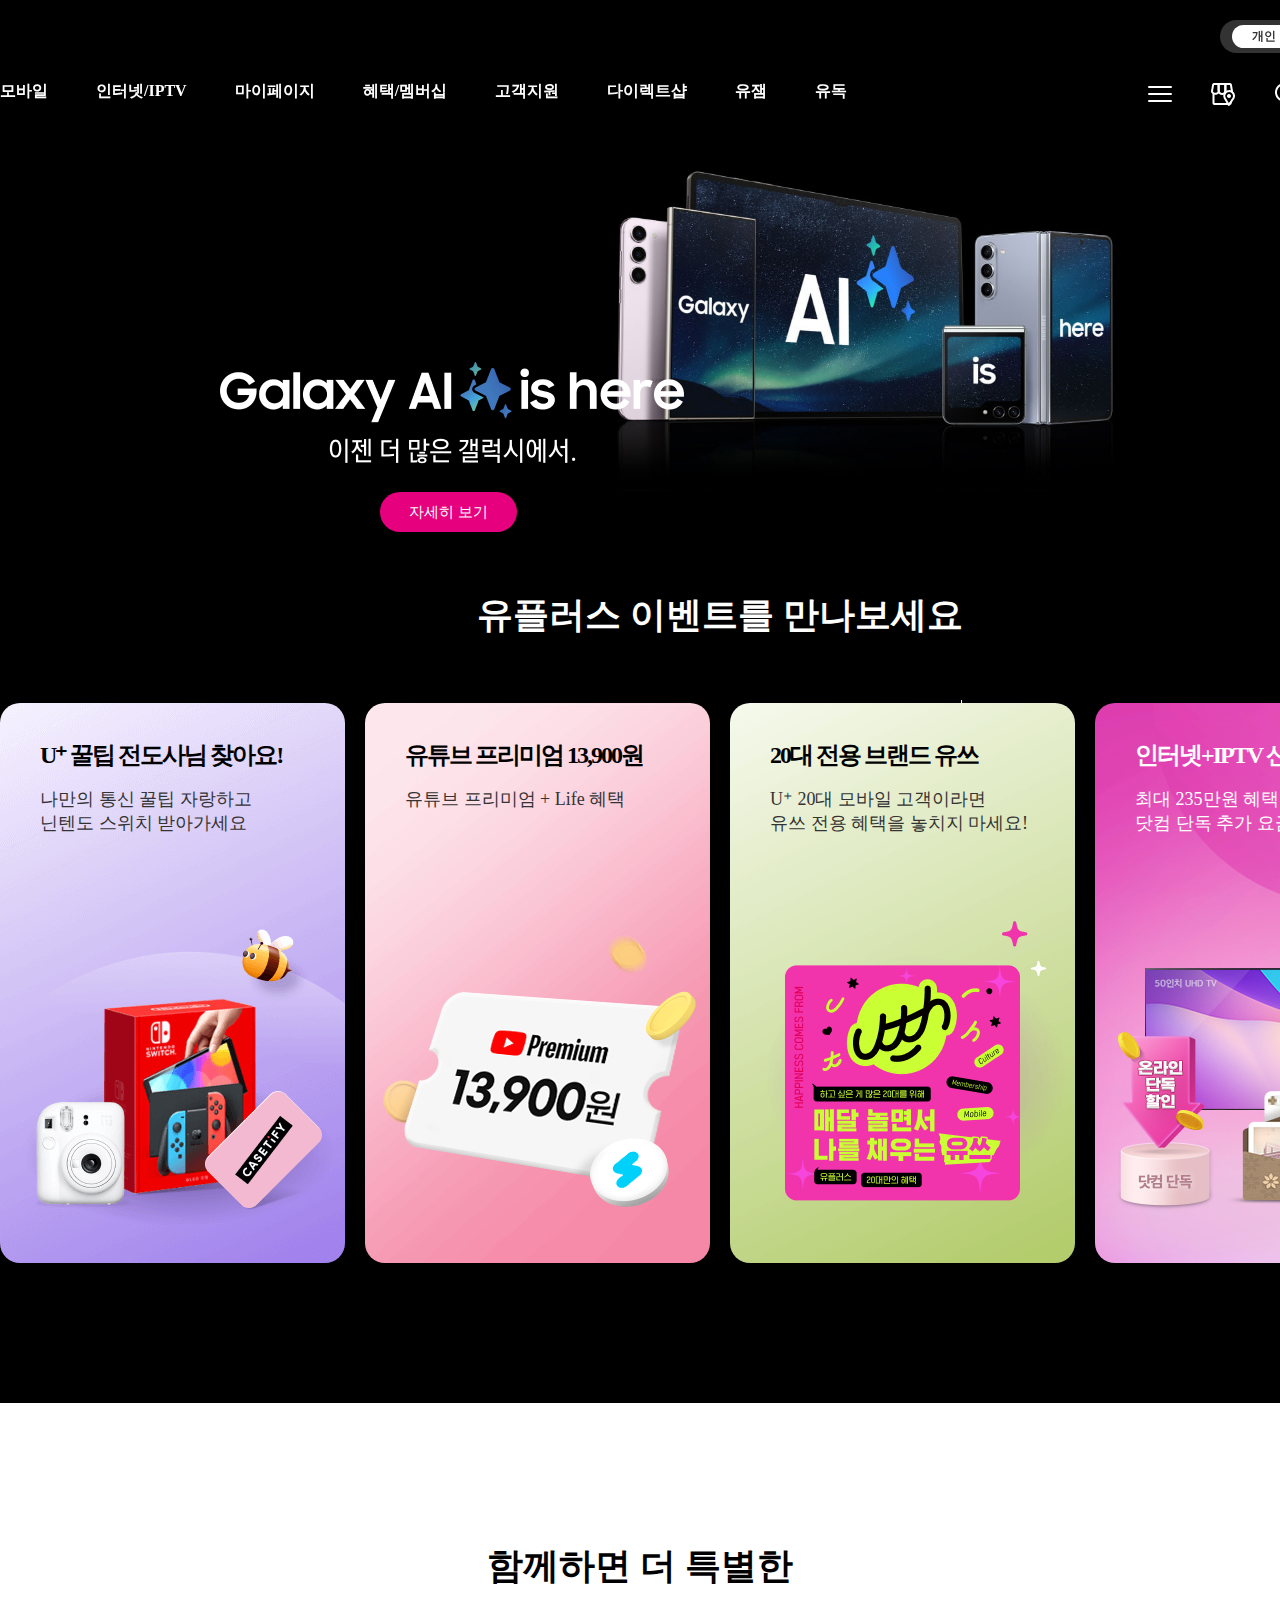
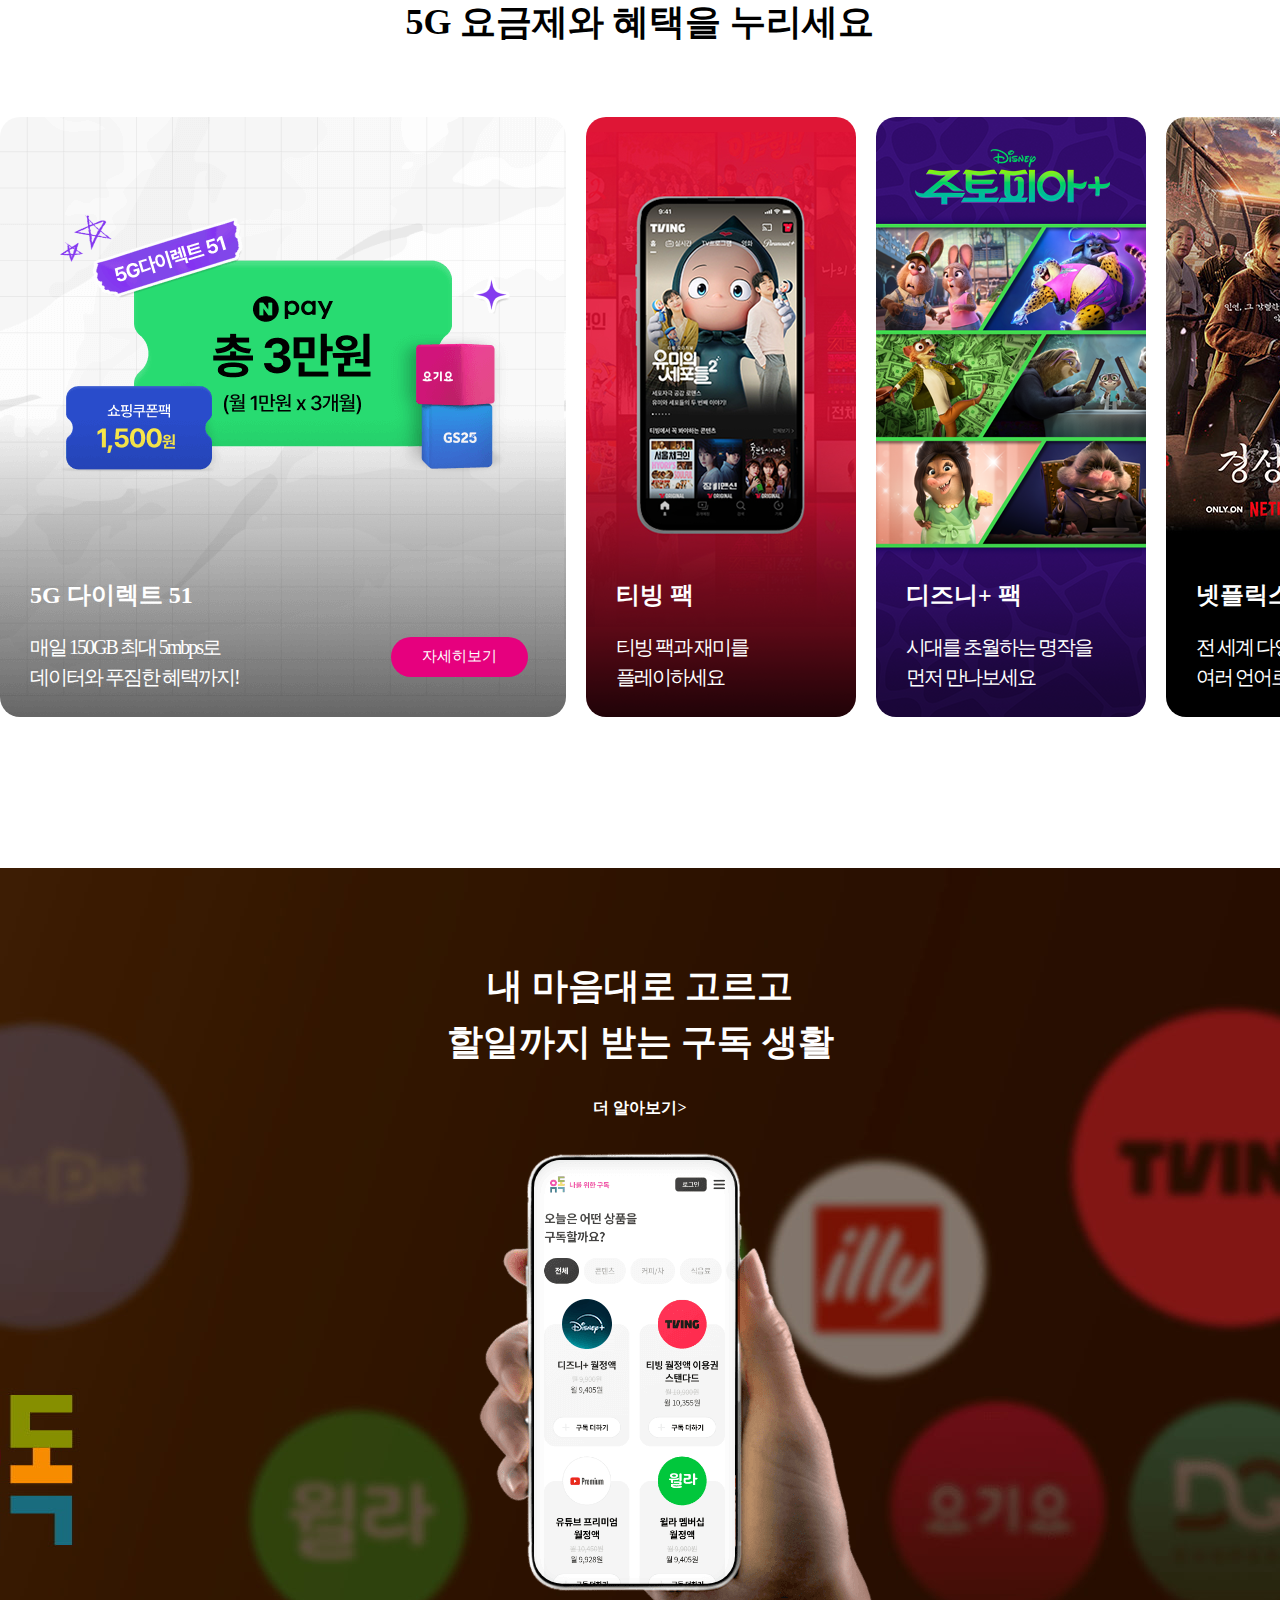
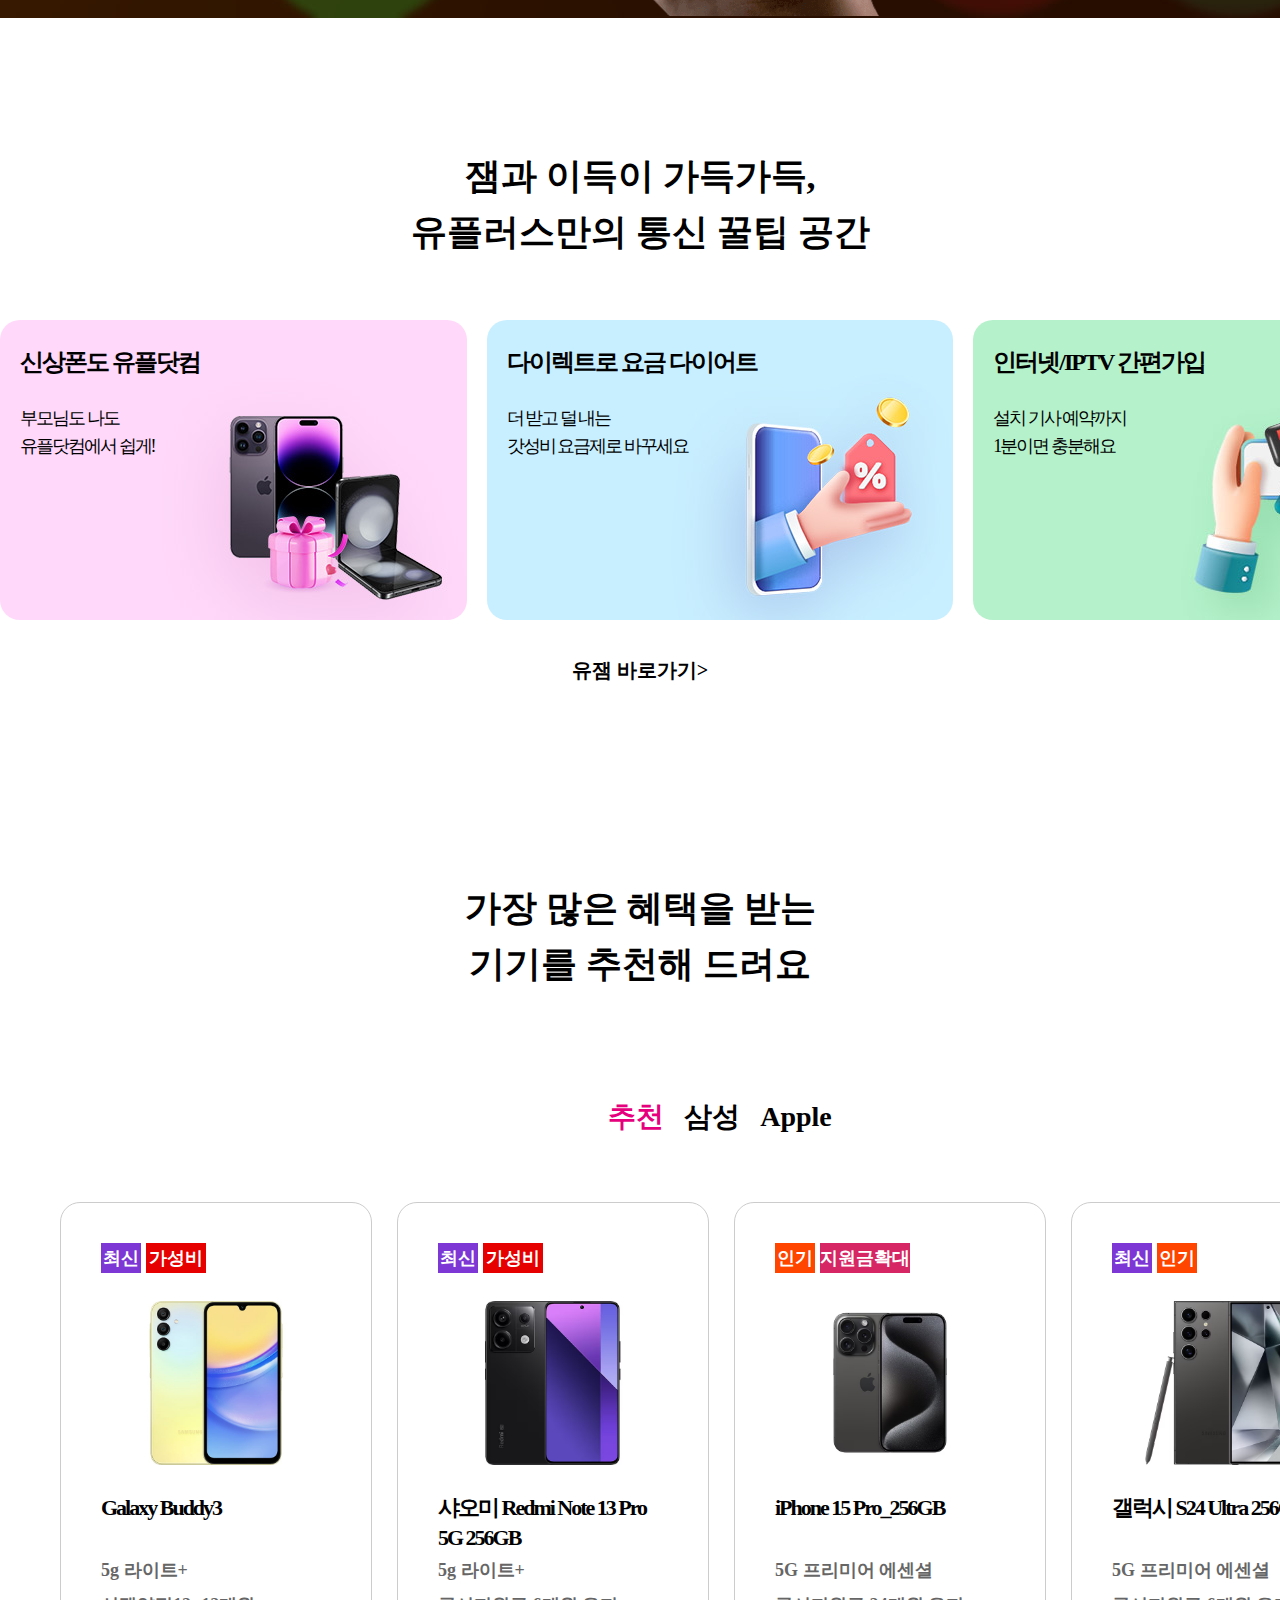
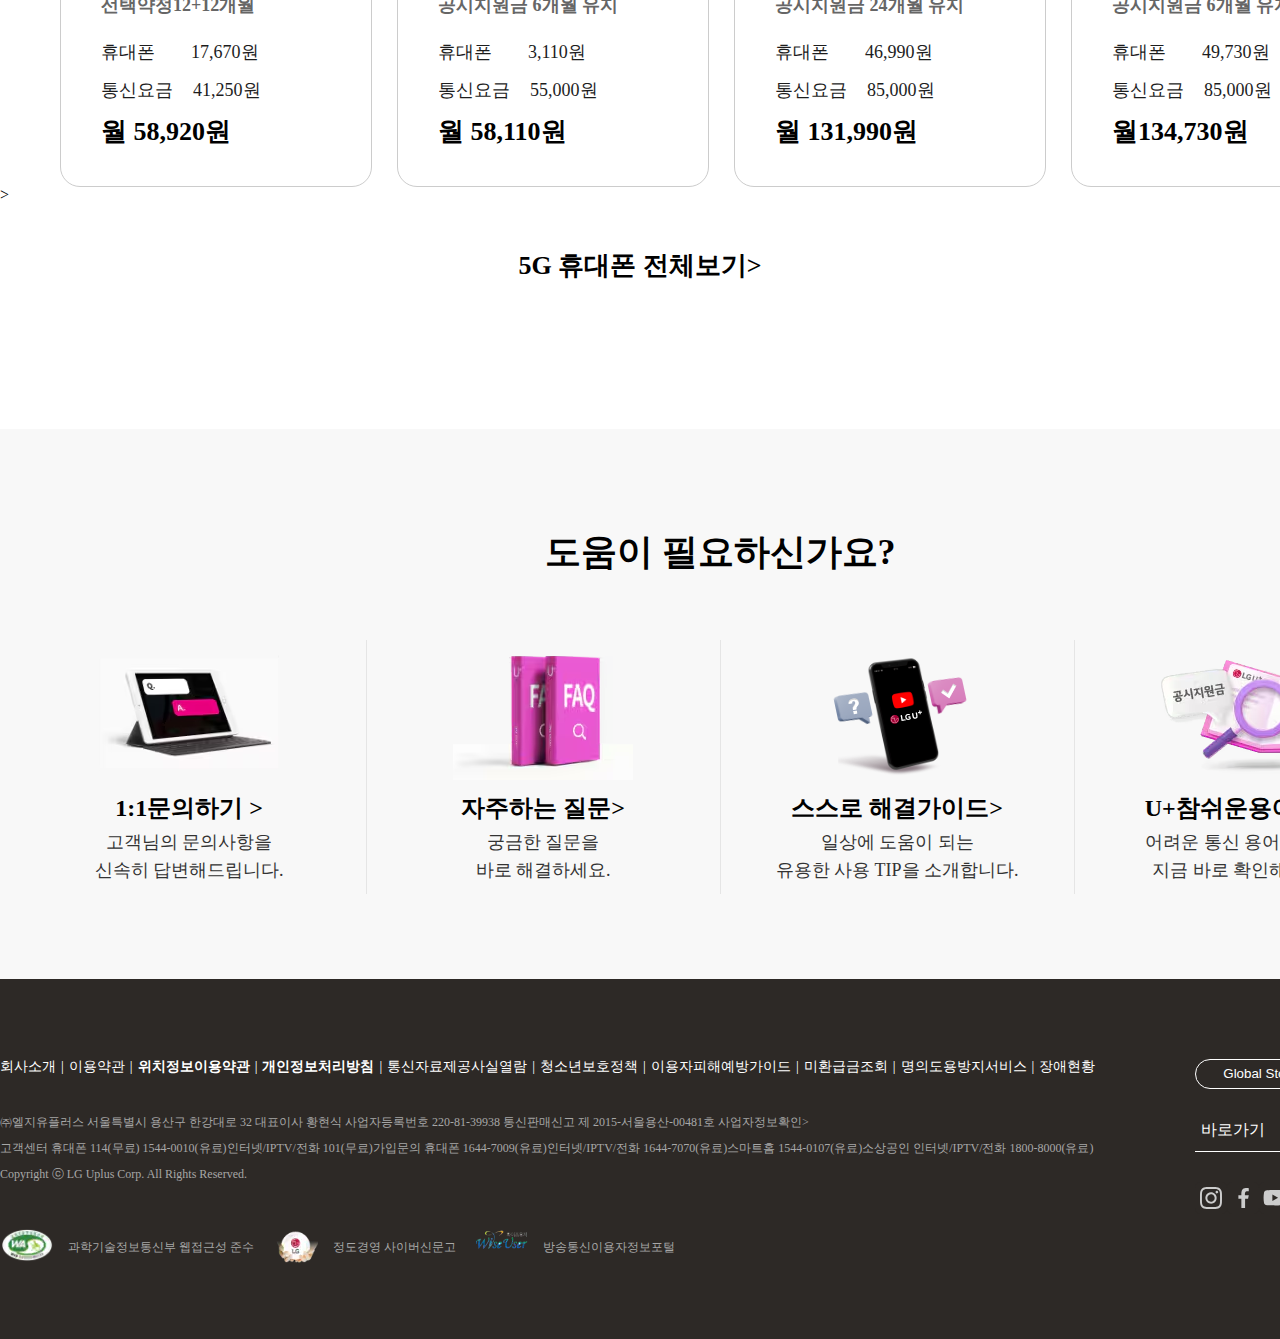
<file: LG/index.html>
<!DOCTYPE html>
<html lang="ko">
<head>
    <meta charset="UTF-8">
    <meta name="viewport" content="width=device-width, initial-scale=1.0">
    <title>LGU+</title>
    <link rel="stylesheet" href="reset.css">
    <link rel="stylesheet" href="style.css">
    <script src="https://ajax.googleapis.com/ajax/libs/jquery/3.6.0/jquery.min.js"></script>
    <script src="main.js"></script>
</head>
<body>
    <header>
        <div class="inner">
        <div class="headertop">
        <h1 class="logo"><a href=""></a></h1>
            <ul class="util">
                <li><a href="">개인</a></li>
                <li><a href="">기업</a></li>
                <li><a href="">소상공인</a></li>
            </ul>
        </div>
        <nav>
            <ul class="rightnav">
                <li><a href="">모바일</a></li>
                <li><a href="">인터넷/IPTV</a></li>
                <li><a href="">마이페이지</a></li>
                <li><a href="">혜택/멤버십</a></li>
                <li><a href="">고객지원</a></li>
                <li><a href="">다이렉트샵</a></li>
                <li><a href="">유잼</a></li>
                <li><a href="">유독</a></li>
            </ul>
            <ul class="leftnav">
                <li><a href=""><img src="img/hamburger.png" alt="메뉴"></a>
                </li>
                <li><a href=""><img src="img/store.webp" alt="가까운매장"></a></li>
                <li><a href=""><img src="img/search.webp" alt="검색아이콘"></a></li>
                <li><a href=""><img src="img/cart.webp" alt="장바구니"></a></li>
                <li><a href=""><img src="img/mypage.webp" alt="마이페이지"></a></li>
            </ul>
            </div>
        </nav>
    </div>
    </header>
    <main>
        <div class="container">
            <img src="img/galaxy.jpg" alt="이젠 더 많은 갤럭시에서">
            <img src="img/galaxyai.png" alt="이젠 더 많은 갤럭시에서">
            <button>자세히 보기</button> 
            <img src="img/mv-arrow.png" alt="아래 화살표">
        </div>
        <section class="event inner">
            <h2 class="h2">유플러스 이벤트를 만나보세요</h2>
            <ul>
                <li class="tip"><a href="">
                    <h3>U⁺ 꿀팁 전도사님 찾아요!</h3>
                    <p>나만의 통신 꿀팁 자랑하고<br>닌텐도 스위치 받아가세요</p>
                </a></li>
                <li class="youtube"><a href="">
                    <h3>유튜브 프리미엄 13,900원</h3>
                    <p>유튜브 프리미엄 + Life 혜택</p></a></li>
                <li class="youth"><a href="">
                     <h3>20대 전용 브랜드 유쓰</h3>
                    <p>U⁺ 20대 모바일 고객이라면<br>유쓰 전용 혜택을 놓치지 마세요!</p></a></li>   
                <li class="internet"><a href="">
                    <h3>인터넷+IPTV 신규가입 혜택</h3>
                    <p>최대 235만원 혜택<br>닷컴 단독 추가 요금할인!</p></a></li>
            </ul>
        </section>
        <section class="benefit">
            <h2 class="h2">함께하면 더 특별한<br>5G 요금제와 혜택을 누리세요</h2>
            <ul class="benefit1 inner">
                <li class="npay">
                    <h3>5G 다이렉트 51</h3>
                    <p>매일 150GB 최대 5mbps로<br>
                    데이터와 푸짐한 혜택까지!</p>
                    <a href=""><button>자세히보기</button></a>
                </li>
                <li class="tving">
                    <a href="">
                    <h3>티빙 팩</h3>
                    <p>티빙 팩과 재미를<br>
                    플레이하세요</p>
                    </a>
                </li>
                <li class="disney">
                    <a href="">
                    <h3>디즈니+ 팩</h3>
                    <p>시대를 초월하는 명작을<br>
                    먼저 만나보세요</p>
                    </a>
                </li>
                <li class="netflex">
                    <a href="">
                    <h3>넷플릭스 팩</h3>
                    <p>전 세계 다양한 콘텐츠를<br>
                   여러 언어로 즐기세요</p>
                    </a>
                </li>
            </ul>
        </section>
        <section class="youdoc">
            <h2 class="h2">내 마음대로 고르고<br>할일까지 받는 구독 생활</h2>
            <p><a href="">더 알아보기></a></p>
            <img src="img/유독핸드폰.png" alt="유독어플화면이 나오는 핸드폰">
        </section>
        <section class="jam">
            <h2 class="h2">잼과 이득이 가득가득,<br>
                유플러스만의 통신 꿀팁 공간</h2>
                    <ul class="inner">
                        <li class="uplecom"><a href="">
                            <h3>신상폰도 유플닷컴</h3>
                            <p>부모님도 나도<br>유플닷컴에서 쉽게!</p>
                        </a></li>
                        <li class="direct"><a href="">
                            <h3>다이렉트로 요금 다이어트</h3>
                            <p>더 받고 덜 내는<br>갓성비 요금제로 바꾸세요</p>
                        </a></li>
                        <li class="iptv"><a href="">
                            <h3>인터넷/IPTV 간편가입</h3>
                            <p>설치 기사 예약까지<br>1분이면 충분해요</p>
                        </a></li>
                    </ul>
                    <p><a href="">유잼 바로가기></a></p>
        </section>
        <section class="recommend">
            <h2 class="h2">가장 많은 혜택을 받는<br>기기를 추천해 드려요</h2>
            <div class="wrap">
                <ul class="tab inner">
                    <li data-tab="menu1" class="on"><a href="#">추천</a></li>
                    <li data-tab="menu2"><a href="#">삼성</a></li>
                    <li data-tab="menu3"><a href="#">Apple</a></li>
                </ul>
                <div class="content on inner" id="menu1">
                    <div class="phonebox">
                <a href="">
                    <div>
                    <p class="new">최신</p>
                    <p class="red">가성비</p></div>
                    <img src="img/galaxy buddy3.jpg" alt="galaxy buddy3">
                    <h4 class="h4">Galaxy Buddy3</h4>
                    <p class="gray">5g 라이트+<br>선택약정12+12개월</p>
                    <dl>
                        <div>
                        <dt class="dt1">휴대폰</dt>
                        <dd class="dd1">17,670원</dd>
                        </div>
                        <div>
                        <dt class="dt2">통신요금</dt>
                        <dd class="dd2">41,250원</dd>
                        </div>
                    </dl>
                    <strong>월 58,920원</strong>
                </a>
                    </div><!--phonebox1-1-->
                    <div class="phonebox">
                        <a href="">
                            <div>
                            <p class="new">최신</p>
                            <p class="red">가성비</p></div>
                            <img src="img/샤오미.avif" alt="샤오미">
                            <h4 class="h4 bottomless">샤오미 Redmi Note 13 Pro 5G 256GB</h4>
                            <p class="gray">5g 라이트+<br>공시지원금 6개월 유지</p>
                            <dl>
                                <div>
                                <dt class="dt1">휴대폰</dt>
                                <dd class="dd1">3,110원</dd>
                                </div>
                                <div>
                                <dt class="dt2">통신요금</dt>
                                <dd class="dd2">55,000원</dd>
                                </div>
                            </dl>
                            <strong>월 58,110원</strong>
                        </a>
                            </div><!--phonebox1-2-->
                            <div class="phonebox">
                                <a href="">
                                    <div>
                                    <p class="popular">인기</p>
                                    <p class="subsidy">지원금확대</p></div>
                                    <img src="img/아이폰.avif" alt="아이폰프로15 256GB">
                                    <h4 class="h4">iPhone 15 Pro_256GB</h4>
                                    <p class="gray">5G 프리미어 에센셜<br>공시지원금 24개월 유지</p>
                                    <dl>
                                        <div>
                                        <dt class="dt1">휴대폰</dt>
                                        <dd class="dd1">46,990원</dd>
                                        </div>
                                        <div>
                                        <dt class="dt2">통신요금</dt>
                                        <dd class="dd2">85,000원</dd>
                                        </div>
                                    </dl>
                                    <strong>월 131,990원</strong>
                                </a>
                                    </div><!--phonebox1-3-->
                                    <div class="phonebox">
                                        <a href="">
                                            <div>
                                            <p class="new">최신</p>
                                            <p class="popular">인기</p></div>
                                            <img src="img/갤럭시울트라.avif" alt="galaxy 울트라">
                                            <h4 class="h4">갤럭시 S24 Ultra 256GB</h4>
                                            <p class="gray">5G 프리미어 에센셜<br>공시지원금 6개월 유지</p>
                                            <dl>
                                                <div>
                                                <dt class="dt1">휴대폰</dt>
                                                <dd class="dd1">49,730원</dd>
                                                </div>
                                                <div>
                                                <dt class="dt2">통신요금</dt>
                                                <dd class="dd2">85,000원</dd>
                                                </div>
                                            </dl>
                                            <strong>월134,730원</strong>
                                        </a>
                                            </div><!--phonebox 1-4-->
                </div><!--content-->>
                <div class="content inner" id="menu2">
                    <div class="phonebox">
                        <a href="">
                            <div>
                            <p class="new">최신</p>
                            <p class="red">가성비</p></div>
                            <img src="img/galaxy buddy3.jpg" alt="galaxy buddy3">
                            <h4 class="h4">Galaxy Buddy3</h4>
                            <p class="gray">5g 라이트+<br>선택약정12+12개월</p>
                            <dl>
                                <div>
                                <dt class="dt1">휴대폰</dt>
                                <dd class="dd1">17,670원</dd>
                                </div>
                                <div>
                                <dt class="dt2">통신요금</dt>
                                <dd class="dd2">41,250원</dd>
                                </div>
                            </dl>
                            <strong>월 58,920원</strong>
                        </a>
                            </div><!--phonebox2-1-->
                            <div class="phonebox">
                                <a href="">
                                    <div>
                                    <p class="new">최신</p>
                                    <p class="red">가성비</p></div>
                                    <img src="img/샤오미.avif" alt="샤오미">
                                    <h4 class="h4 bottomless">갤럭시 A15</h4>
                                    <p class="gray">추가 요금 걱정 없는 데이터 69<br>선택약정 24개월</p>
                                    <dl>
                                        <div>
                                        <dt class="dt1">휴대폰</dt>
                                        <dd class="dd1">14,120원</dd>
                                        </div>
                                        <div>
                                        <dt class="dt2">통신요금</dt>
                                        <dd class="dd2">51,750원</dd>
                                        </div>
                                    </dl>
                                    <strong>월 65,870원</strong>
                                </a>
                                    </div><!--phonebox2-2-->
                                    <div class="phonebox">
                                        <a href="">
                                            <div>
                                            <p class="subsidy">지원금확대</p>
                                            <p class="red">가성비</p></div>
                                            <img src="img/아이폰.avif" alt="아이폰프로15 256GB">
                                            <h4 class="h4">갤럭시 A25 5G</h4>
                                            <p class="gray">5G라이트+<br>공시지원금 6개월 유지</p>
                                            <dl>
                                                <div>
                                                <dt class="dt1">휴대폰</dt>
                                                <dd class="dd1">46,990원</dd>
                                                </div>
                                                <div>
                                                <dt class="dt2">통신요금</dt>
                                                <dd class="dd2">85,000원</dd>
                                                </div>
                                            </dl>
                                            <strong>월 131,990원</strong>
                                        </a>
                                            </div><!--phonebox2-3-->
                                            <div class="phonebox">
                                                <a href="">
                                                    <div>
                                                    <p class="new">최신</p>
                                                    <p class="popular">인기</p></div>
                                                    <img src="img/갤럭시울트라.avif" alt="galaxy 울트라">
                                                    <h4 class="h4">갤럭시 S24 Ultra 256GB</h4>
                                                    <p class="gray">5G 프리미어 에센셜<br>공시지원금 6개월 유지</p>
                                                    <dl>
                                                        <div>
                                                        <dt class="dt1">휴대폰</dt>
                                                        <dd class="dd1">49,730원</dd>
                                                        </div>
                                                        <div>
                                                        <dt class="dt2">통신요금</dt>
                                                        <dd class="dd2">85,000원</dd>
                                                        </div>
                                                    </dl>
                                                    <strong>월134,730원</strong>
                                                </a>
                                                    </div><!--phonebox2-4-->
                </div>
                <div class="content inner" id="menu3">
                    <div class="phonebox">
                        <a href="">
                            <div>
                            <p class="popular ">인기</p>
                            <p class="subsidy">지원금확대</p></div>
                            <img src="img/아이폰.avif" alt="아이폰프로15 256GB">
                            <h4 class="h4">iPhone 15_256GB</h4>
                            <p class="gray">5g 라이트+<br>선택약정12+12개월</p>
                            <dl>
                                <div>
                                <dt class="dt1">휴대폰</dt>
                                <dd class="dd1">17,670원</dd>
                                </div>
                                <div>
                                <dt class="dt2">통신요금</dt>
                                <dd class="dd2">41,250원</dd>
                                </div>
                            </dl>
                            <strong>월 58,920원</strong>
                        </a>
                            </div><!--phonebox3-1-->
                            <div class="phonebox">
                                <a href="">
                                    <div>
                                    <p class="new ">최신</p>
                                    <p class="red ">가성비</p></div>
                                    <img src="img/아이폰15.avif" alt="아이폰15">
                                    <h4 class="h4 ">iPhone 15_128GB</h4>
                                    <p class="gray">5G 프리미어 에센셜<br>공시지원금 6개월 유지</p>
                                    <dl>
                                        <div>
                                        <dt class="dt1">휴대폰</dt>
                                        <dd class="dd1">32,120원</dd>
                                        </div>
                                        <div>
                                        <dt class="dt2">통신요금</dt>
                                        <dd class="dd2">55,000원</dd>
                                        </div>
                                    </dl>
                                    <strong>월 58,110원</strong>
                                </a>
                                    </div><!--phonebox3-2-->
                                    <div class="phonebox">
                                        <a href="">
                                            <div>
                                            <p class="popular ">인기</p>
                                            <p class="subsidy">지원금확대</p></div>
                                            <img src="img/아이폰.avif" alt="아이폰프로15 256GB">
                                            <h4 class="h4 bottomless">iPhone 15 Pro Max_256GB</h4>
                                            <p class="gray">5G 프리미어 에센셜<br>공시지원금 6개월 유지</p>
                                            <dl>
                                                <div>
                                                <dt class="dt1">휴대폰</dt>
                                                <dd class="dd1">60,850</dd>
                                                </div>
                                                <div>
                                                <dt class="dt2">통신요금</dt>
                                                <dd class="dd2">85,000원</dd>
                                                </div>
                                            </dl>
                                            <strong>월 145,850</strong>
                                        </a>
                                            </div><!--phonebox3-3-->
                                            <div class="phonebox">
                                                <a href="">
                                                    <div>
                                                        <p class="popular ">인기</p>
                                                        <p class="subsidy">지원금확대</p></div>
                                                    <img src="img/아이폰.avif" alt="아이폰프로맥스15 256GB">
                                                    <h4 class="h4">iPhone 15 Pro_512GB</h4>
                                                    <p class="gray">5G 프리미어 에센셜<br>공시지원금 24개월 유지</p>
                                                    <dl>
                                                        <div>
                                                        <dt class="dt1">휴대폰</dt>
                                                        <dd class="dd1">60,140원</dd>
                                                        </div>
                                                        <div>
                                                        <dt class="dt2">통신요금</dt>
                                                        <dd class="dd2">85,000원</dd>
                                                        </div>
                                                    </dl>
                                                    <strong>월145,140원</strong>
                                                </a>
                                                    </div><!--phonebox3-4-->

                </div>
            </div>
            <p class="
            Viewall"><a href="">5G 휴대폰 전체보기></a></p>
        </section>
        <section class="help">
            <div class="inner">
            <h2 class="h2">도움이 필요하신가요?</h2>
            <ul>
                <li><img src="img/1대1문의하기.avif" alt="1대1문의하기">
                    <a href="">
                        <h3>1:1문의하기 ></h3>
                        <p>고객님의 문의사항을<br>신속히 답변해드립니다.</p>
                    </a>
                </li>
                <li><img src="img/faq.avif" alt="1대1문의하기">
                    <a href="">
                        <h3>자주하는 질문></h3>
                        <p>궁금한 질문을<br>
                            바로 해결하세요.<br></p>
                    </a>
                </li>
                <li><img src="img/cm-icon-03.png" alt="1대1문의하기">
                    <a href="">
                        <h3>스스로 해결가이드></h3>
                        <p>일상에 도움이 되는<br>유용한 사용 TIP을 소개합니다.</p>
                    </a>
                </li>
                <li><img src="img/사전.avif" alt="1대1문의하기">
                    <a href="">
                        <h3>U+참쉬운용어사전></h3>
                        <p>어려운 통신 용어가 있다면<br>지금 바로 확인해 보세요.</p>
                    </a>
                </li>
            </ul>
        </div>
        </section>
    </main>
    <footer>
        <div class="footer inner">
            <div class="footerleft">
                <ul class="footernav">
                    <li><a href="">회사소개<span>|</span></a></li>
                    <li><a href="">이용약관<span>|</span></a></li>
                    <li><a href=""><strong>위치정보이용약관</strong><span>|</span></a></li>
                    <li><a href=""><strong>개인정보처리방침</strong><span>|</span></a></li>
                    <li><a href="">통신자료제공사실열람<span>|</span></a></li>
                    <li><a href="">청소년보호정책<span>|</span></a></li>
                    <li><a href="">이용자피해예방가이드<span>|</span></a></li>
                    <li><a href="">미환급금조회<span>|</span></a></li>
                    <li><a href="">명의도용방지서비스<span>|</span></a></li>
                    <li><a href="">장애현황</a></li>
                </ul>
                <address>
                    ㈜엘지유플러스 서울특별시 용산구 한강대로 32 대표이사 황현식 사업자등록번호 220-81-39938 통신판매신고 제 2015-서울용산-00481호 사업자정보확인><br>
                    고객센터 휴대폰 114(무료) 1544-0010(유료)인터넷/IPTV/전화 101(무료)가입문의 휴대폰 1644-7009(유료)인터넷/IPTV/전화 1644-7070(유료)스마트홈 1544-0107(유료)소상공인 인터넷/IPTV/전화 1800-8000(유료)<br>
                    Copyright ⓒ LG Uplus Corp. All Rights Reserved.
                </address>
                <ul class="footericon">
                    <li><a href=""><img src="img/footer-mark-auth-wa.webp"alt="과학기술정보통신부 웹접근성 준수">과학기술정보통신부 웹접근성 준수</a></li>
                    <li><a href=""><img src="img/footer-mark-auth-sinmungo.webp"alt="정도경영 사이버신문고">정도경영 사이버신문고</a></li>
                    <li><a href=""><img src="img/footer-mark-auth-wise.webp" alt="방송통신이용자정보포털">방송통신이용자정보포털</a></li>
                </ul>
            </div>

            <div class="footerright">
                <button class="global">Global Store</button>
                <button class="map">커버리지맵</button>
                <button class="Shortcuts">바로가기</button>
                <ul class="footerrighticon">
                    <li><a href=""><img src="img/footer-sns-instagram2.svg" alt="인스타그램"></a></li>
                    <li><a href=""><img src="img/footer-sns-facebook2.svg" alt="페이스북"></a></li>
                    <li><a href=""><img src="img/footer-sns-youtube2.svg" alt="유튜브"></a></li>
                    <li><a href=""><img src="img/footer-sns-x.svg" alt="x"></a></li>
                    <li><a href=""><img src="img/footer-sns-lgblog2.svg" alt="블로그"></a></li>
                    <li><a href=""><img src="img/footer-sns-kakao2.svg" alt="카카오스토리"></a></li>
                    <li><a href=""><img src="img/footer-sns-naverblog2.svg" alt="네이버블로그"></a></li>
                </ul>
            </div>
        </div>
    </footer>
</body>
</html>
</file>
<file: LG/style.css>
@charset "utf-8";
body{
    background-color: black;
    color: white;
}
.inner{
    width: 1440px;
    margin: auto;
}
header{
    position: fixed;
    width: 100%;
    z-index: 1;
    background: black;

}
.headertop{
    display: flex;
    justify-content: space-between;
    padding-top: 20px;
}

h1{
    background:url(https://www.lguplus.com/static/pc-static/common/images/indv-biz/base/sprites-common.svg);
    background-position: 0px -60px;
    width: 80px;
    height: 24px;
}
.util{
    display: flex;
    gap: 30px;
    background-color: #333;
    width: 220px;
    height: 33px;
    border-radius: 33px;
    align-items: center;
    justify-content: center;
    font-size: 12px;
    font-weight: 700;

}
.util>li:first-of-type{
    background-color: white;
    color: #333;
    width: 64px;
    height: 23px;
    border-radius: 23px;
    text-align: center;
    line-height: 23px;
}
nav{
    margin-top: 20px;
    width: 1440px;
    display: flex;
    justify-content: space-between;
    gap: 48px;
    font-size: 16px;
    font-weight: 700;

}
.rightnav{
    display: flex;
    gap: 48px;
    font-size: 16px;
    font-weight: 700;
    width: 900px;

    font-size: 16px;
    font-weight: 700;
    padding-top: 10px;
}

.leftnav{
    display: flex;
    justify-content: space-between;
    font-size: 16px;
    font-weight: 700;
    width: 300px;
    font-size: 16px;
    font-weight: 700;
}
.mypage{
    background:url(https://www.lguplus.com/static/pc-static/common/images/indv-biz/base/sprites-common.svg);
    background-position: 0px -60px;
}
main{
    position: relative;
}
.container>img:first-of-type{
    width: 100%;

}
.container>img:nth-of-type(2){
    position: absolute;
    top: 362px;
    left: 220px;
}
.container>img:last-of-type{
    position: absolute;
    top: 700px;
    left: 950px;

}
.container>button{
    position: absolute;
    top: 492px;
    left: 380px;
    width: 137px;
    height: 40px;
    background-color: #E6007E;
    border-radius: 40px;
    border: none;
    font-size: 15px;
    color: white;
}
.event{

    padding-bottom: 140px;
}
.h2{
    text-align: center;
    font-size: 36px;
    font-weight:bold;
    line-height: 56px;
}
.event>ul{
    display: flex;
    position: relative;
    gap: 20px;
    font-family: "gothic-medium";
    margin-top: 60px;

}
.event>ul>li>a>img{
    border-radius: 20px;
}
.event>ul>li>a>h3{
    padding: 40px 0px 20px 40px;
    color: black;
    font-size: 24px;
    font-weight: 900;
    letter-spacing :-2px

}
.event>ul>li>a>p{
    color:#333;
    font-size: 18px;
    text-align: left;
    padding-left: 40px;
    line-height: 24px;
    font-weight: 400;
}
.tip{
    background: url(img/사은품.png);
    border-radius: 20px;
    width: 346px;
    height: 560px;
}
.youtube{
    background: url(img/youtube.png);
    border-radius: 20px;
    width: 346px;
    height: 560px;
}
.youth{
     background: url(img/유쓰.png);
    border-radius: 20px;
    width: 346px;
    height: 560px;
}
.internet{
         background: url(img/20230628-043246-125-KnHNERTf\ \(2\).jpg);
    border-radius: 20px;
    width: 346px;
    height: 560px;
}
.event>ul>.internet>a>h3{
    color: white;
}
.event>ul>.internet>a>p{
    color: white;
}
.benefit{
    width: 100%;
    background: white;
    color: black;
    height: 1065px;
}
.benefit>h2{
    color: black;
    padding-top: 135px;
    padding-bottom: 67px;
}
.benefit1{
    display: flex;
    gap: 20px;

}
.benefit1>li>h3{
    padding: 466px 0px 25px 30px;
    font-size: 24px;
    font-weight: 900;
    color: white;
}
.benefit1>li>p{
    color: white;
    font-size: 20px;
    padding-left: 30px;
    line-height: 30px;
    letter-spacing :-2px
}
.benefit1>li>a>h3{
    padding: 466px 0px 25px 30px;
    font-size: 24px;
    font-weight: 900;
    color: white;
}
.benefit1>li>a>p{
    color: white;
    font-size: 20px;
    padding-left: 30px;
    line-height: 30px;
    letter-spacing :-2px
}
.npay{
    position: relative;
    background: url(img/npay.png);
    width: 566px;
    height: 600px;
    border-radius: 20px;
    
}

.npay>a>button{
    position: absolute;
    bottom: 40px;
    right: 38px;
    width: 137px;
    height: 40px;
    background-color: #E6007E;
    border-radius: 40px;
    border: none;
    font-size: 15px;
    color: white;

} 
.tving{
    background: url(img/tving.png);
    width: 270px;
    height: 600px;
    border-radius: 20px;
}
.disney{
    background: url(img/주토피아.png);
    width: 270px;
    height: 600px;
    border-radius: 20px;

}
.netflex{
    background: url(img/경성크리처.jpg);
    width: 270px;
    height: 600px;
    border-radius: 20px;

}
.youdoc{
    background: url(img/유독.jpg)no-repeat;
    background-position : center; 
    background-size: cover;
    width: 100%;
    height: 750px;
    position: relative;
}
.youdoc>h2{
    padding-top: 90px;
    padding-bottom:30px;
}
.youdoc>p{
text-align: center;
font-weight: 600;
}
.youdoc>img{
    padding-top: 20px;
    position: absolute;
    left:50%;
    transform: translateX(-50%);

}
.jam{
    background: white;
    color: black;

}
.jam>h2{
    color: black;
    padding-top: 130px;
    padding-bottom: 60px;
}
.jam>ul{
    display: flex;
    gap: 20px;
}
.jam>p{
    text-align: center;
    font-size: 20px;
    font-weight: 900;
    padding:40px 0 200px 0px
    
}
.jam>ul>li>a>h3{

padding: 30px 0px 30px 20px;
color: black;
font-size: 24px;
font-weight: 900;
letter-spacing :-2px
}
.jam>ul>li>a>p{
    font-size: 18px;
    line-height: 28px;
    margin-left: 20px;
    letter-spacing: -2px;
}
.uplecom{
    background: url(img/유플닷컴.jpg)no-repeat;
    width: 470px;
    height: 300px;
    border-radius: 20px;
}
.direct{
    background: url(img/요금다이렉트.jpg);
    width: 470px;
    height: 300px;
    border-radius: 20px;
}
.iptv{
    background: url(img/iptv.jpg);
    width: 470px;
    height: 300px;
    border-radius: 20px;
}
.recommend{
    background: white;
    color: black;
    padding-bottom: 100px;
}
.tab{
    display: flex;
    gap: 20px;
    justify-content: center;
    font-size: 28px;

    padding-bottom: 60px;
    font-weight: 900;
}
.wrap{
    margin:100px 0px auto;
}

.tab li{
    line-height: 50px;
    text-align: center;
}
.tab li.on{color:#E6007E;}    
.content{
    display: none;

    }   
 .content.on{
    display:flex;
    gap: 25px;
    padding: 0 60px;
    justify-content: space-between;}       
.phonebox{
    width: 313px;
    height: 585px;
    border:1px solid #CCCCCC;
    border-radius: 20px;
    position: relative;
}
.new{
    width: 40px;
    height: 30px;
    font-size: 18px;
    font-weight: bold;
    color: white;
    background: #7C37D5;
    line-height: 30px;
    text-align: center;
}
.popular{
    width: 40px;
    height: 30px;
    font-size: 18px;
    font-weight: bold;
    color: white;
    background: orangered;
    line-height: 30px;
    text-align: center;
}
.red{
    width: 60px;
    height: 30px;
    font-size: 18px;
    font-weight: bold;
    color: white;
    background: #E60000;
    line-height: 30px;
    text-align: center;
}
.subsidy{
    width: 90px;
    height: 30px;
    font-size: 18px;
    font-weight: bold;
    color: white;
    background: #D62663;
    line-height: 30px;
    text-align: center;
}
.phonebox>a{
    display: inline-block;
    padding: 40px;
}
.phonebox>a>div{
    display: flex;
    gap:5px
    
}
.phonebox>a>img{
    width: 180px;
    height: 180px;
    margin: 20px 25px 20px 25px;
}
.h4{
    font-size: 22px;
    font-weight: 700;
    letter-spacing: -2px;
    line-height: 30px;
    padding-bottom: 30px;
}
.bottomless{
    padding-bottom: 0px;

}
.gray{
    color: #666;
    font-size: 18px;
    padding-bottom: 20px;
    font-weight: 600;
    line-height: 35px;
}

.phonebox>a>dl>div{
color: #1d1d1d;
font-weight: 400;
font-size: 18px;
display: flex;
padding-bottom: 20px;
}
.phonebox>a>dl>div:first-of-type{
    gap: 36px;
}
.phonebox>a>dl>div:last-of-type{
    gap: 20px;
}
strong{
    font-size: 26px;
    font-weight: 900;
    color: black;
}
.Viewall{
    font-size: 26px;
    font-weight: bolder;
    text-align: center;
    padding: 50px;
  }
.help{
    width: 100%;
    height: 550px;
    background-color:#F8F8F8 ;
    color: black;
}
.help>div>h2{
    padding:95px 0  60px 0;
}
.help>div>ul>li>img{
    position: relative;
    left: 50%;
    transform: translateX(-50%);
}
.help>div>ul>li>a>h3{
    text-align: center;
    font-weight: 700;
    font-size: 24px;
    margin: 16px 0 8px 0;
}
.help>div>ul{
    display: flex;
    justify-content: center;
}
.help>div>ul>li{
    width: 257px;
    height: 254px;
    box-sizing: content-box;
    border-right: #E5E5E5 1px solid;
}
.help>div>ul>li:first-of-type{
    padding-right:48px;
}
.help>div>ul>li:nth-child(2){
    padding: 0 48px  0 48px;
}
.help>div>ul>li:nth-child(3){
    padding: 0 48px  0 48px;
}

.help>div>ul>li:last-of-type{
    border: none;
    padding-left:48px;
}
.help>div>ul>li>a>p{
    font-size: 18px;
    color: #333;
    line-height:28px;
    text-align: center;
}
footer{
    background-color: #2D2926;
    width: 100%;
    height: 360px;
}
.footer{
    display: flex;
}
.footerleft{
    float: left;
}

.footernav{
    font-size: 14px;
    padding-top: 81px;
    display: flex;

}
.footernav>li>a>span{
    padding-left: 5px;
    padding-right: 5px;
}
.footernav>li>a>strong{
    font-size: 14px;
    color: white;
}
address{
    font-size: 12px;
    padding-top: 35px;
    padding-bottom: 40px;
    line-height: 26px;
    color: #a7a7a7;

}
.footericon{
    display: flex;
    font-size: 12px;
    color: #a7a7a7;
    height: 40px;
    line-height: 40px;
}
.footericon>li{
    margin-right: 20px;
}
.footericon>li>a>img{
    margin-right: 15px;
}
.footerright{
    margin-left: 100px;
    float: right;

}
.footerright>button{
    margin-top: 80px;
    width: 130px;
    height: 30px;
    border-radius: 20px;
    background-color:  #2D2926;
    border: 1px solid white;
    color: white;
}

.footerright>button:last-of-type{
    margin-top: 30px;
    margin-bottom: 30px;
    width: 280px;
    height: 33px;
    border: none;
    border-radius: 0;
    text-align: left;
    font-size: 16px;
    padding-bottom: 10px;
    border-bottom: 1px solid white;

}
.footerrighticon{
    display: flex;

}
</file>
